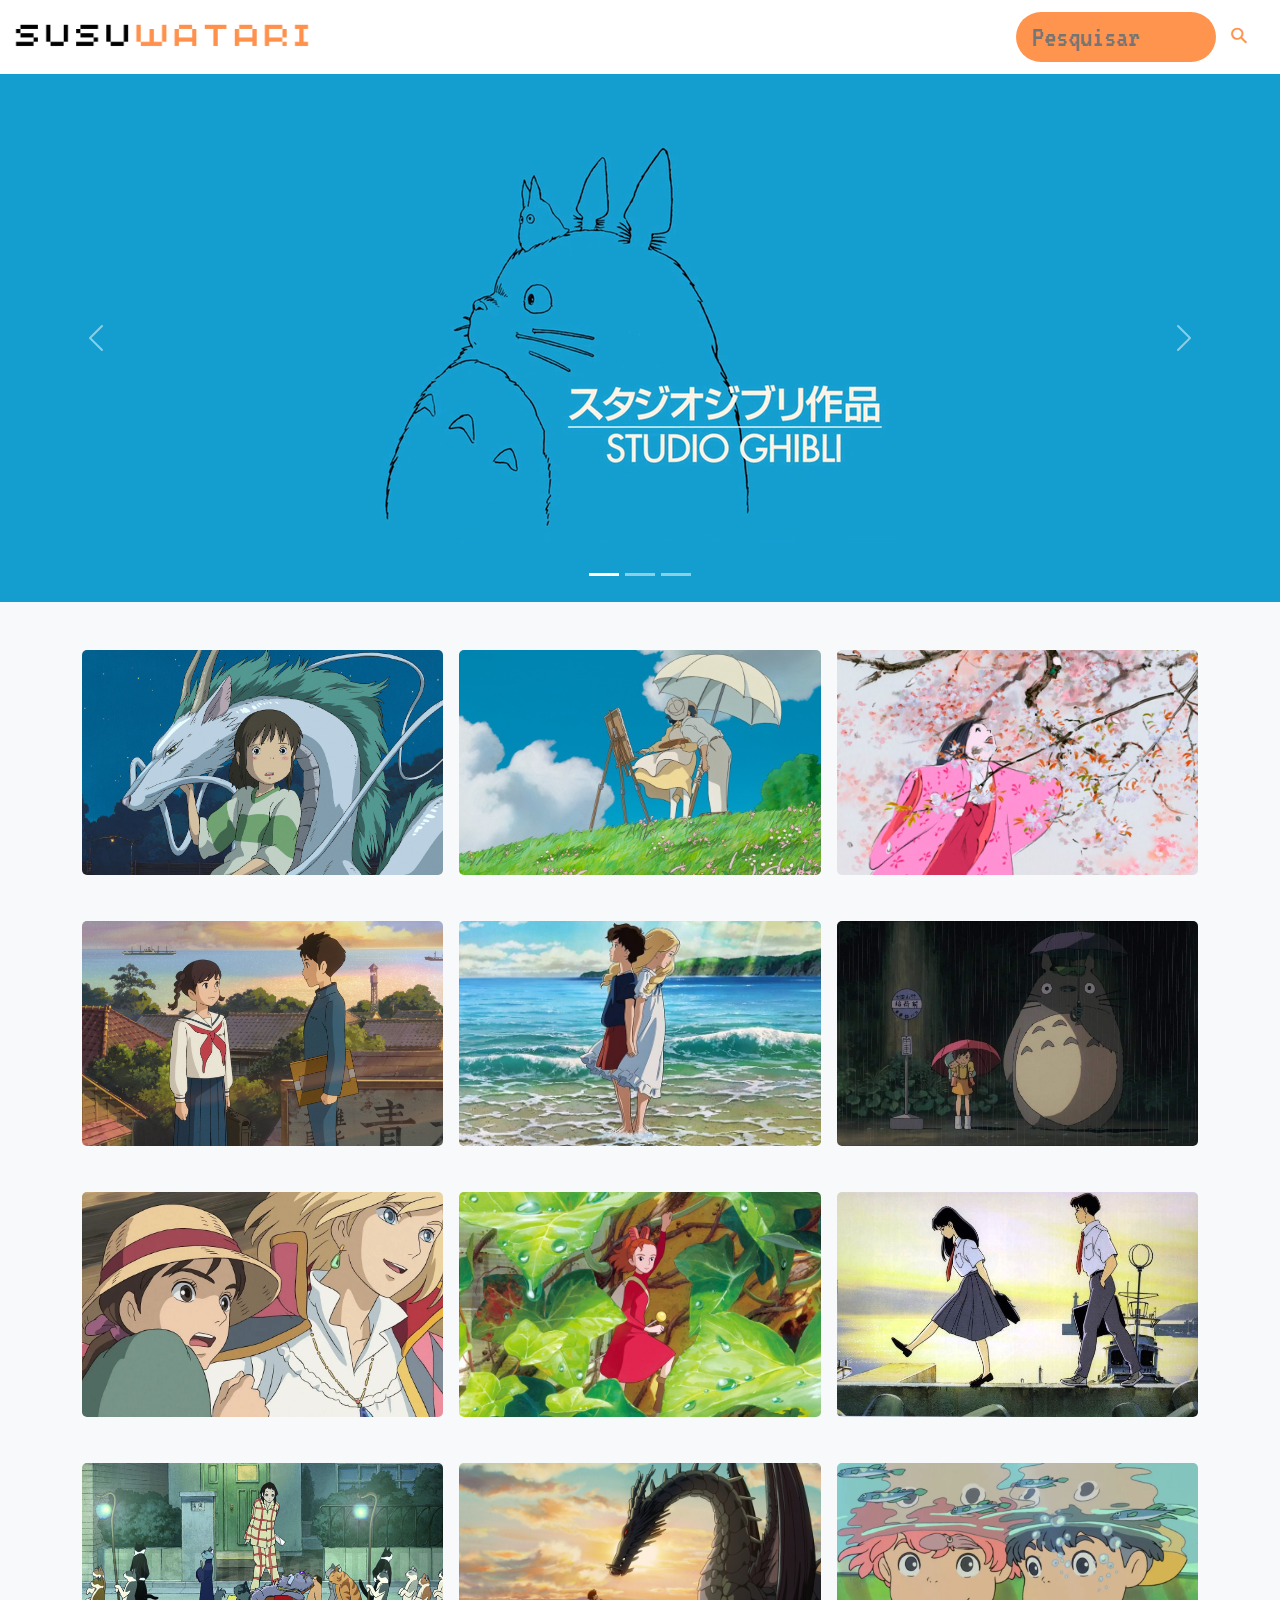
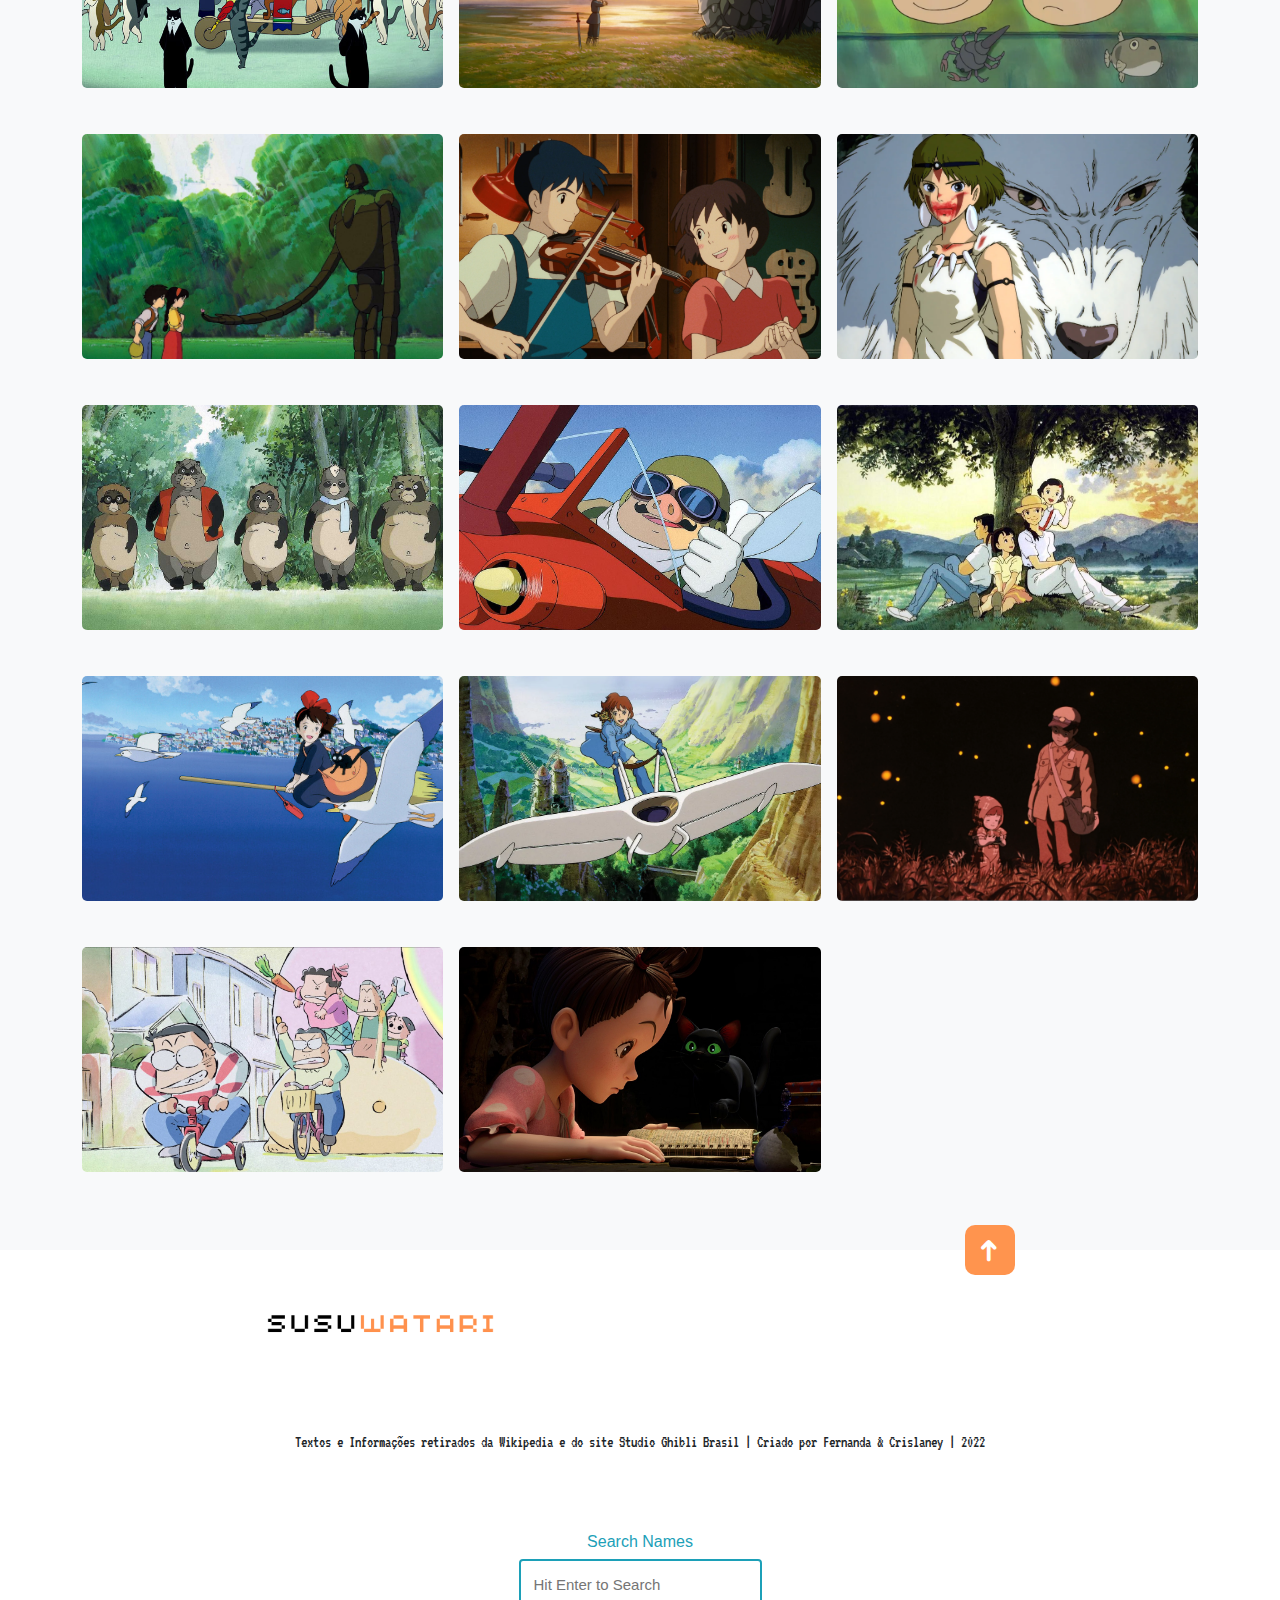
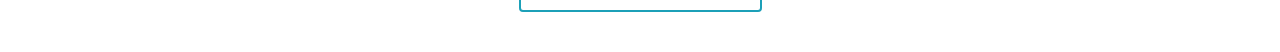
<file: index.html>
<!DOCTYPE html>
<html lang="pt-br">
<head>
	<meta charset="utf-8">	
    <meta name="viewport" content="width=device-width, initial-scale=1">
    <meta name="description" content="Studio Ghibli">
    <meta name="author" content="Crislaney & Fernanda">

    <title>Susuwatari</title>
    <link rel="apple-touch-icon" sizes="57x57"   href="icons/favicon/apple-icon-57x57.png">
	<link rel="apple-touch-icon" sizes="60x60"   href="icons/favicon/apple-icon-60x60.png">
	<link rel="apple-touch-icon" sizes="72x72"   href="icons/favicon/apple-icon-72x72.png">
	<link rel="apple-touch-icon" sizes="76x76"   href="icons/favicon/apple-icon-76x76.png">
	<link rel="apple-touch-icon" sizes="114x114"   href="icons/favicon/apple-icon-114x114.png">
	<link rel="apple-touch-icon" sizes="120x120"   href="icons/favicon/apple-icon-120x120.png">
	<link rel="apple-touch-icon" sizes="144x144"   href="icons/favicon/apple-icon-144x144.png">
	<link rel="apple-touch-icon" sizes="152x152"   href="icons/favicon/apple-icon-152x152.png">
	<link rel="apple-touch-icon" sizes="180x180"   href="icons/favicon/apple-icon-180x180.png">
	<link rel="icon" type="image/png" sizes="192x192"    href="icons/favicon/android-icon-192x192.png">
	<link rel="icon" type="image/png" sizes="32x32"   href="icons/favicon/favicon-32x32.png">
	<link rel="icon" type="image/png" sizes="96x96"   href="icons/favicon/favicon-96x96.png">
	<link rel="icon" type="image/png" sizes="16x16"   href="icons/favicon/favicon-16x16.png">
	<link rel="manifest"   href="icons/favicon/manifest.json">
	<meta name="msapplication-TileColor" content="#ffffff">
	<meta name="msapplication-TileImage" content="/ms-icon-144x144.png">
	<meta name="theme-color" content="#ffffff">

    <!-- Bootstap -->
    <link rel="canonical" href="https://getbootstrap.com/docs/5.2/examples/album/">  

    <!-- Fontes Google -->
    <link rel="preconnect" href="https://fonts.googleapis.com">
	<link rel="preconnect" href="https://fonts.gstatic.com" crossorigin>
	<link href="https://fonts.googleapis.com/css2?family=VT323&display=swap" rel="stylesheet">
	<link href="https://fonts.googleapis.com/css2?family=Tiro+Tamil&display=swap" rel="stylesheet"> 
	<link href="https://fonts.googleapis.com/css2?family=Open+Sans:wght@400;800&display=swap" rel="stylesheet">

	<!-- Css e JavaScript -->
	<link href="css/c.css" rel="stylesheet">
	<link href="assets/bootstrap.min.css" rel="stylesheet">
	<script src="assets/bootstrap.bundle.min.js"></script>
</head>

<body>

	<header>
		<!-- Navegador -->
		<nav class="navbar" aria-label="barra de navegação">
		    <div class="container-fluid">

			    <!-- Logo -->
			    <a id="logo" href="index.html"><img src="icons/logo1.png" id="imagem-logo" alt="susuwatari"></a>

		    	<!-- Botão -->
		    	<div class="div-pesquisar">
					<form action="/action_page.php">
						<input class="input" id="search" type="search" name="filmes" placeholder="Pesquisar" required>
						<button class="botao"><span class="mglass">&#9906;</span></button>
					</form>
				</div>
			</div>
		</nav>
	</header>

	<main>
		<!-- Seção Principal -->		
		<div id="myCarousel" class="carousel slide" data-bs-ride="carousel">

				<!-- Botões setas -->
		    <div class="carousel-indicators">
				<button type="button" data-bs-target="#myCarousel" data-bs-slide-to="0" class="active" aria-current="true" aria-label="Slide 1"></button>
				<button type="button" data-bs-target="#myCarousel" data-bs-slide-to="1" aria-label="Slide 2"></button>
				<button type="button" data-bs-target="#myCarousel" data-bs-slide-to="2" aria-label="Slide 3"></button>
		    </div>

		    <!-- Carrosel -->
		    <div class="carousel-inner">

				<div class="carousel-item active">
					<div class="bd-placeholder-img">
					    <a href="index.html"><img class="imagem-retangulo" src="imagens/capa.png" alt="Capa logo Studio Ghibli fundo azul e texto braco"></a>
					</div>
				</div>

				<div class="carousel-item">
					<div class="bd-placeholder-img">
						<a href="#"><img class="imagem-retangulo" src="imagens/ponyo.jpg" alt="Imagem do filme Ponyo"></a>
					</div>

					<div class="container">
						<div class="carousel-caption">
							<h1>Ponyo: Uma Amizade que Veio do Mar</h1>		  
							<p lang="ja">崖の上のポニョ</p>    
						</div>
					</div>
				</div>

				<div class="carousel-item">
					<div class="bd-placeholder-img">
					    <img class="imagem-retangulo" src="imagens/kiki.jpg" alt="Imagem do filme Serviço de entregas da kiki">
					</div>

					<div class="container">
						<div class="carousel-caption text-end">
							<h1>O Serviço de Entregas da Kiki</h1>
							<p lang="ja">魔女の宅急便</p>
						</div>
					</div>
				</div>	
			</div>

		    <button class="carousel-control-prev" type="button" data-bs-target="#myCarousel" data-bs-slide="prev">
				<span class="carousel-control-prev-icon" aria-hidden="true"></span>
				<span class="visually-hidden">Anterior</span>
		    </button>

		    <button class="carousel-control-next" type="button" data-bs-target="#myCarousel" data-bs-slide="next">
				<span class="carousel-control-next-icon" aria-hidden="true"></span>
				<span class="visually-hidden">Próximo</span>
		    </button>		    
		</div>

		<!-- Album -->

		<div class="album py-5 bg-light">
	    	<div class="container">
			    <div class="row row-cols-1 row-cols-sm-2 row-cols-md-3 g-3">
			        <div class="col">	  
		        		<a href="html/a-viagem-de-chihiro.html"><img class="thumbnail" src="imagens/chiriro.png" alt="A Viagem de Chiriro"></a>  
		        		<label class="texto-img">A Viagem de Chihiro</label>         	
			        </div>

			        <div class="col">	           
		           		<a href="html/vidas-ao-vento.html"><img class="thumbnail" src="imagens/vidas-ao-vento.jpg" alt="Vidas ao Vento"></a>  
		            	<label class="texto-img">Vidas ao Vento</label>          	
			        </div>

			        <div class="col">	  
		        		<a href="pg1.html"><img class="thumbnail" src="imagens/princesa-kaguya.webp" alt="O Conto da Princesa Kaguya"></a>  
		        		<label class="texto-img">O Conto da Princesa Kaguya</label>           	
			        </div>

			        <div class="col">	           
		        		<a href="pg1.html"><img class="thumbnail" src="imagens/kokuriko.jpg" alt="Da Colina Kokuriko"></a>  
		        		<label class="texto-img">Da Colina Kokuriko</label>          	
			        </div>

			        <div class="col">
		        		<a href="pg1.html"><img class="thumbnail" src="imagens/marnie.jpg" alt="As Memórias de Marnie"></a>  
		            	<label class="texto-img">As Memórias de Marnie</label>            	
			        </div>

			        <div class="col">	 
		        		<a href="pg1.html"><img class="thumbnail" src="imagens/totoro.jpg" alt="Meu Amigo Totoro"></a>  
		        		<label class="texto-img">Meu Amigo Totoro</label>          	
			        </div>

			        <div class="col">	  
		        		<a href="pg1.html"><img class="thumbnail" src="imagens/O-Castelo-Animado.webp" alt="O Castelo Animado"></a>  
		        		<label class="texto-img">O Castelo Animado</label>           	
			        </div>

			        <div class="col">	     
		        		<a href="pg1.html"><img class="thumbnail" src="imagens/O-Mundo-dos-Pequeninos.jpg" alt="O Mundo dos Pequeninos"></a>  
		        		<label class="texto-img">O Mundo dos Pequeninos</label>
			        </div>

			        <div class="col">	  
		        		<a href="pg1.html"><img class="thumbnail" src="imagens/ocean-waves.jpeg" alt="Eu Posso Ouvir o Oceano"></a>  
		        		<label class="texto-img">Eu Posso Ouvir o Oceano</label>     	
			        </div>

			        <div class="col">	 
		        		<a href="pg1.html"><img class="thumbnail" src="imagens/o-reino-dos-gatos.png" alt="O Reino dos Gatos"></a>  
		        		<label class="texto-img">O Reino dos Gatos</label>          	
			        </div>

			        <div class="col">
		        		<a href="pg1.html"><img class="thumbnail" src="imagens/contos-de-terramar.png" alt="Contos de Terramar"></a>  
		        		<label class="texto-img">Contos de Terramar</label>           	
			        </div>

			        <div class="col">	           
		        		<a href="pg1.html"><img class="thumbnail" src="imagens/ponyo-thumb.webp" alt="Ponyo"></a>  
		        		<label class="texto-img">Ponyo</label>         	
			        </div>

			        <div class="col">
		        		<a href="pg1.html"><img class="thumbnail" src="imagens/o-castelo-no-ceu.jpg" alt="O Castelo no Céu"></a>  
		        		<label class="texto-img">O Castelo no Céu</label>           	
			        </div>

			        <div class="col">	
		        		<a href="pg1.html"><img class="thumbnail" src="imagens/sussuros-do-coracao.png" alt="Sussuros do Coração"></a>  
		        		<label class="texto-img">Sussurros do Coração</label>       	
			        </div>

			        <div class="col">	           
		        		<a href="pg1.html"><img class="thumbnail" src="imagens/Princesa-Mononoke.webp" alt="Princesa Mononoke"></a>  
		        		<label class="texto-img">Princesa Mononoke</label>         	
			        </div>

			        <div class="col">	 
		        		<a href="pg1.html"><img class="thumbnail" src="imagens/pompoko.jpg" alt="PomPoko"></a>  
		        		<label class="texto-img">PomPoko</label>
		      	
			        </div>

			        <div class="col">	 
		        		<a href="pg1.html"><img class="thumbnail" src="imagens/porco-rosso.jpg" alt="Porco Rosso"></a>  
		        		<label class="texto-img">Porco Rosso</label>          	
			        </div>

			        <div class="col">	
		        		<a href="pg1.html"><img class="thumbnail" src="imagens/memorias-de-ontem.jpg" alt="Memórias de Ontem"></a>  
		        		<label class="texto-img">Memórias de Ontem</label>           	
			        </div>

			        <div class="col">	           
						<a href="pg1.html"><img class="thumbnail" src="imagens/kikis-delivery.jpg" alt="O Serviço de Entregas da Kiki"></a>  
		            	<label class="texto-img">O Serviço de Entregas da Kiki</label>
			        </div>

			        <div class="col">	           
		        		<a href="pg1.html"><img class="thumbnail" src="imagens/Nausicaä-do-Vale-do-Vento.webp" alt="Nausicaä do Vale do Vento"></a>  
		        		<label class="texto-img">Nausicaä do Vale do Vento</label>         	
			        </div>

			        <div class="col">	
		        		<a href="pg1.html">	<img class="thumbnail" src="imagens/o-tumulo-dos-vagalumes.png" alt="O Tumulo dos vagalumes"></a>  
		        		<label class="texto-img">O Túmulo dos vagalumes</label>
			        </div>

			        <div class="col">	
		        		<a href="pg1.html"><img class="thumbnail" src="imagens/yamadas.jpg" alt="Meus vizinhos, Os Yamadas"></a>  
		        		<label class="texto-img">Meus vizinhos, Os Yamadas</label>
			        </div>

			        <div class="col">	
		        		<a href="pg1.html"><img class="thumbnail" src="imagens/aya-e-a-bruxa.jpg" alt="Aya e a Bruxa"></a>  
		        		<label class="texto-img">Aya e a Bruxa</label>          	
			        </div>
			    </div>
			</div>
		</div>
	</main>

	<footer>
		<div id="rodape">
			<button id="scroll-up"><span id="seta">&#10140;</span></button>
			<img src="icons/logo1.png" id="imagem-logo2" alt="susuwatari">
			
		</div>
		<div id="texto-rodape">
			<p>Textos e Informações retirados da Wikipedia e do site Studio Ghibli Brasil | Criado por Fernanda & Crislaney | 2022</p>
		</div>
	</footer>
	<div>
		<div class="container-out">
		    <div class="container-in">
			    <div class="search-container">
			        <div class="search-engine">
			        	<p class="search-title">Search Names</p>
				        <input
				            type="input"
				            id="search-input"
				            autocomplete="off"
				            placeholder="Hit Enter to Search"
				        />
			        </div>
			        <div id="search-results"></div>
			        <div id="search-data"></div>
			    </div>
		    </div>
		</div>
	</div>
	<script src="js/javascript.js"></script>
	<script src="js/lista.js"></script>

</body>

</html>
</file>
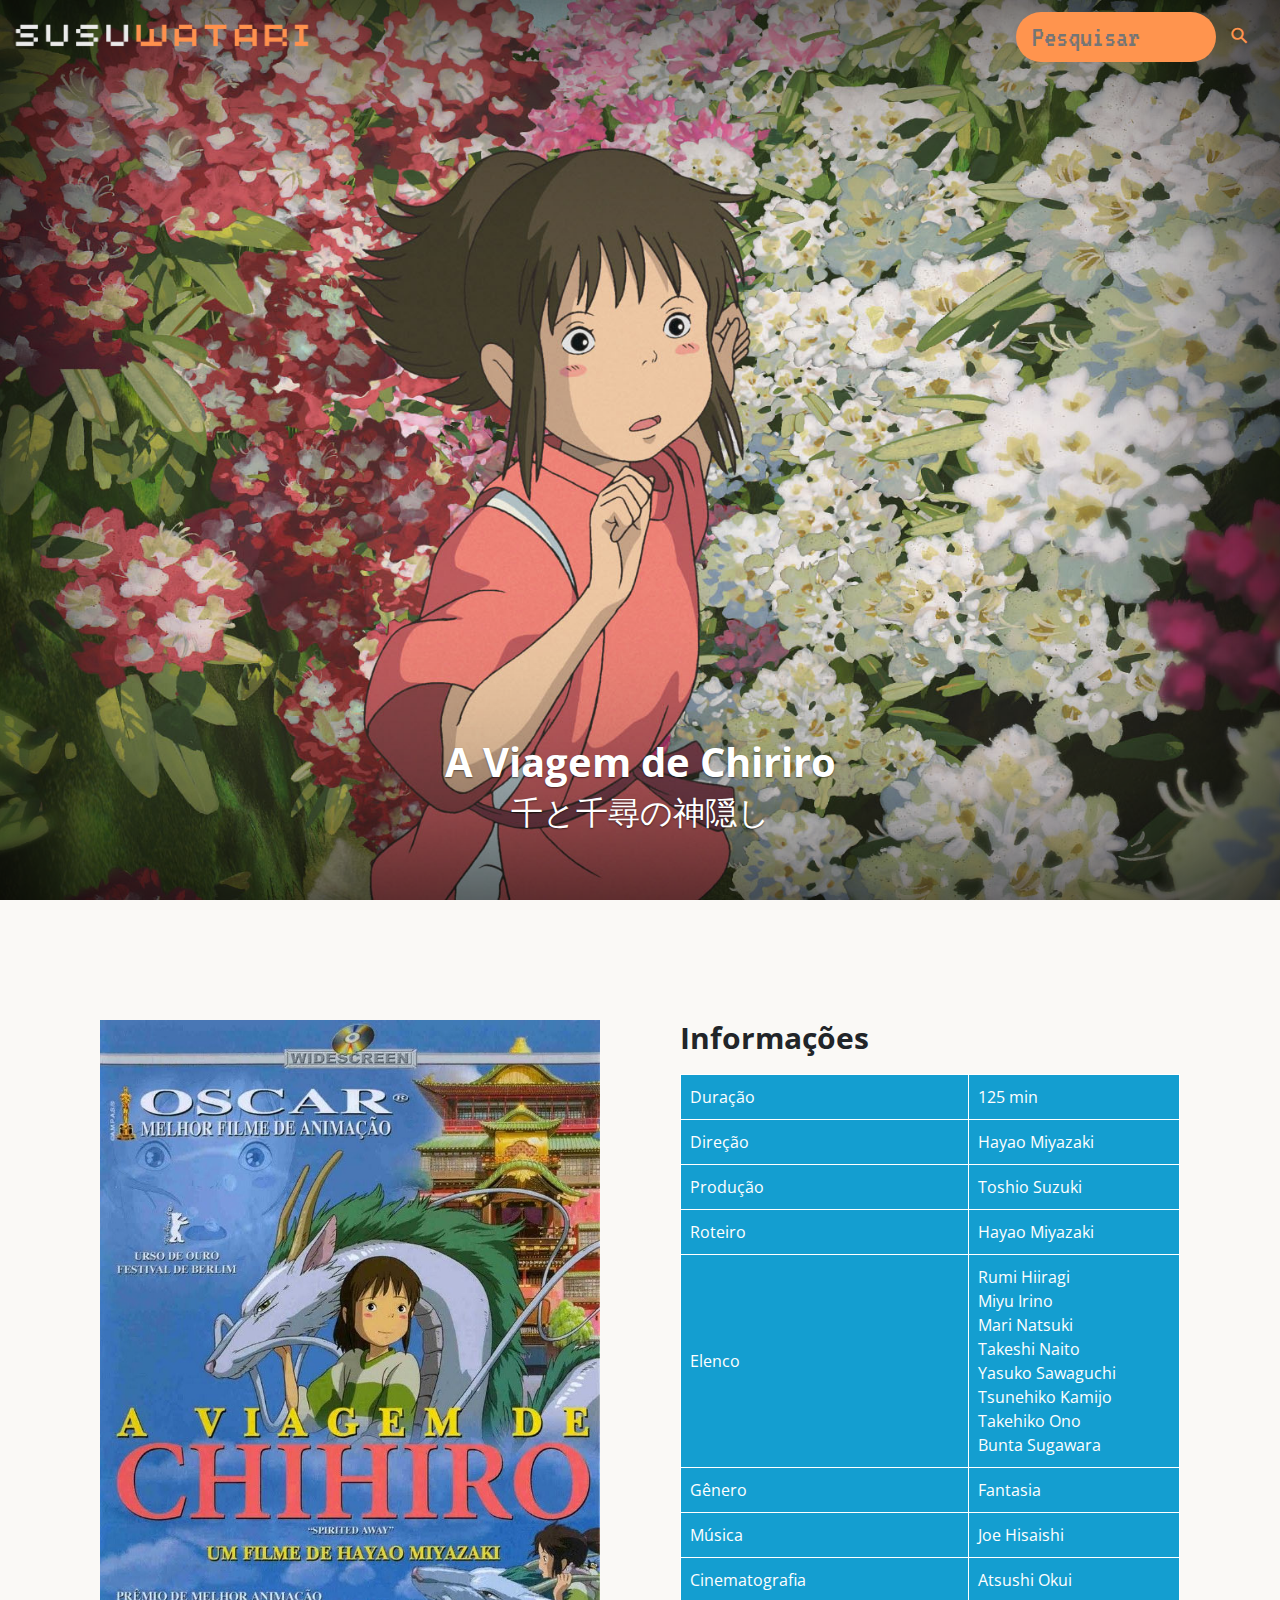
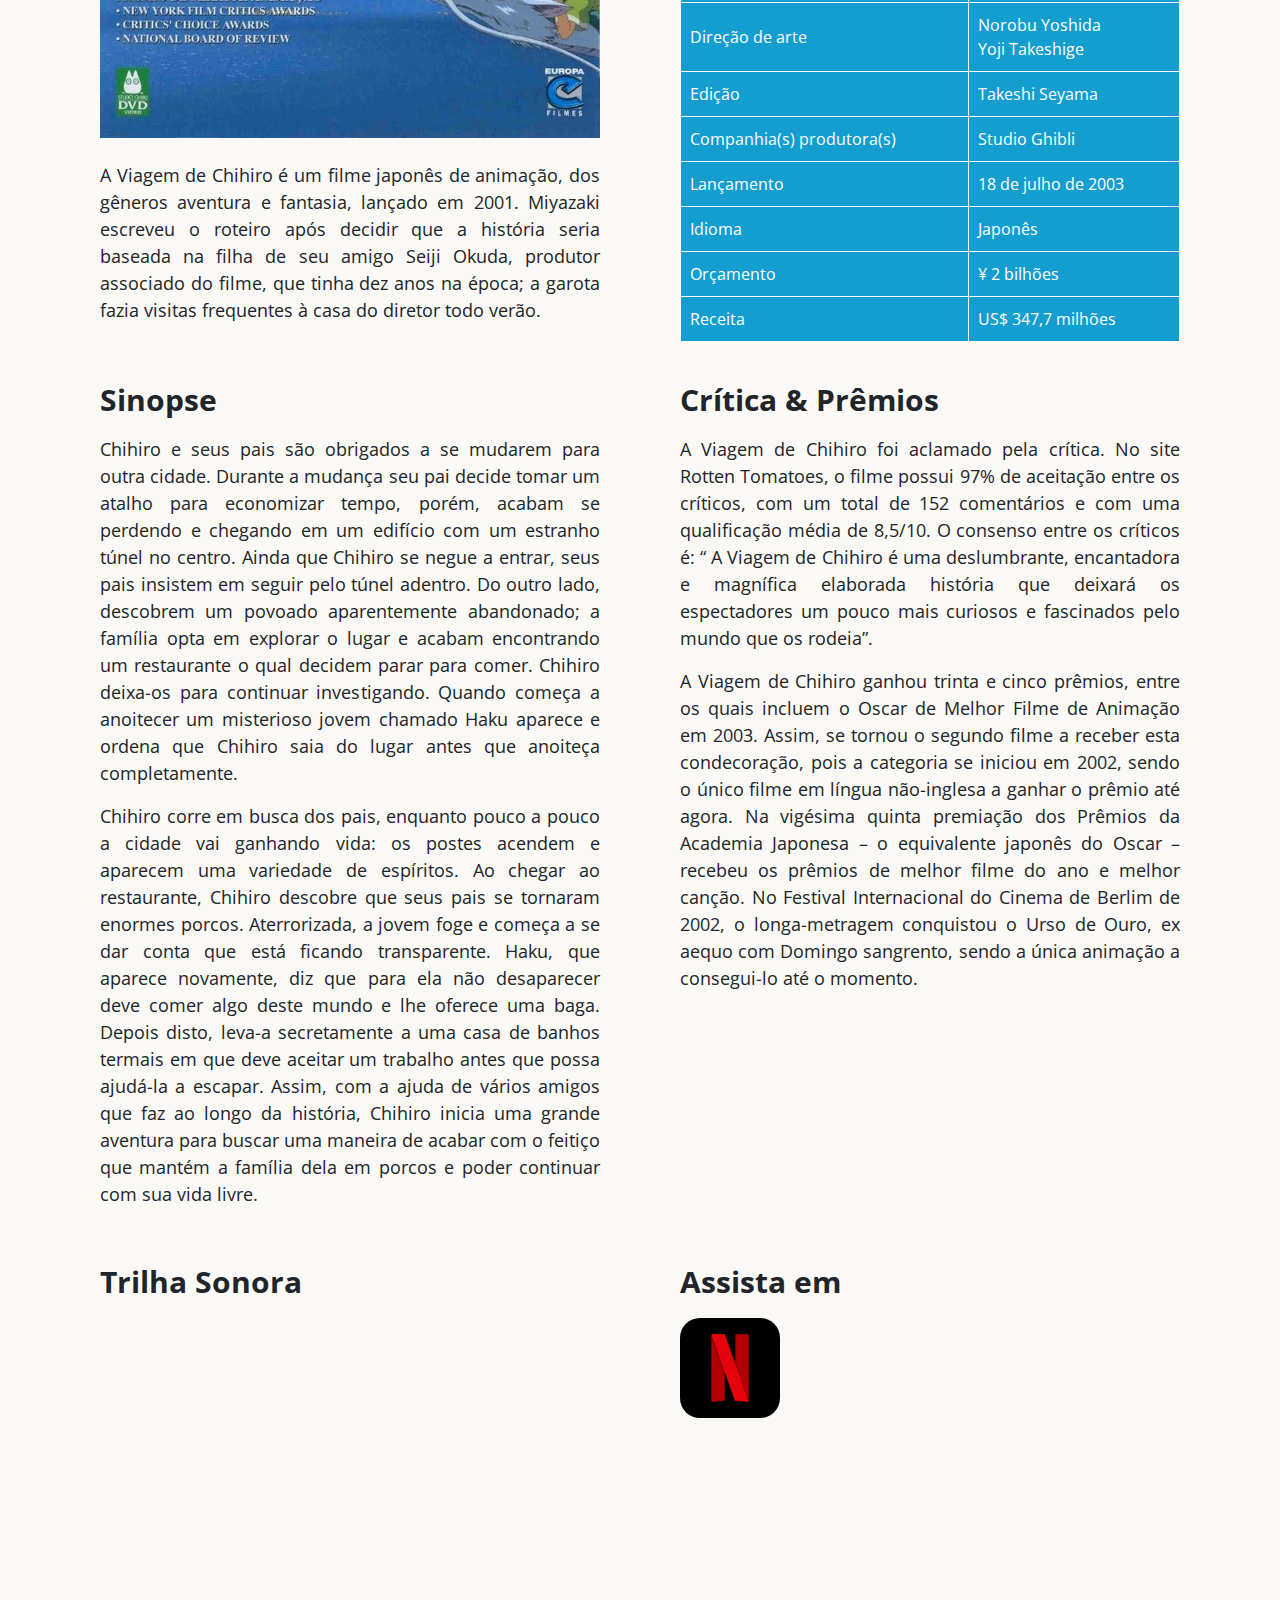
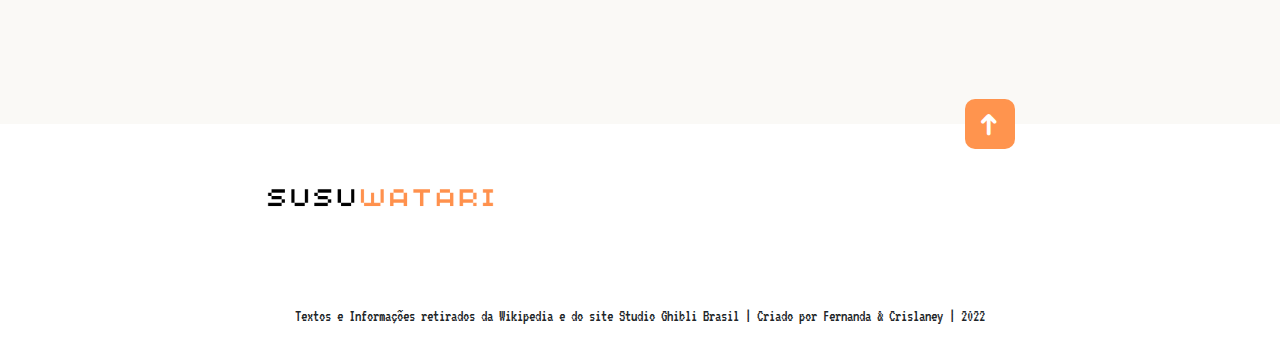
<file: html/a-viagem-de-chihiro.html>
<!DOCTYPE html>
<html lang="pt-br">
<head>
	<meta charset="utf-8">	
	<meta name="viewport" content="width=device-width, initial-scale=1">
	<meta name="description" content="Studio Ghibli">
	<meta name="author" content="Crislaney & Fernanda">

	<title>A Viagem de Chihiro</title>
	<link rel="apple-touch-icon" sizes="57x57"   href="../icons/favicon/apple-icon-57x57.png">
	<link rel="apple-touch-icon" sizes="60x60"   href="../icons/favicon/apple-icon-60x60.png">
	<link rel="apple-touch-icon" sizes="72x72"   href="../icons/favicon/apple-icon-72x72.png">
	<link rel="apple-touch-icon" sizes="76x76"   href="../icons/favicon/apple-icon-76x76.png">
	<link rel="apple-touch-icon" sizes="114x114"   href="../icons/favicon/apple-icon-114x114.png">
	<link rel="apple-touch-icon" sizes="120x120"   href="../icons/favicon/apple-icon-120x120.png">
	<link rel="apple-touch-icon" sizes="144x144"   href="../icons/favicon/apple-icon-144x144.png">
	<link rel="apple-touch-icon" sizes="152x152"   href="../icons/favicon/apple-icon-152x152.png">
	<link rel="apple-touch-icon" sizes="180x180"   href="../icons/favicon/apple-icon-180x180.png">
	<link rel="icon" type="image/png" sizes="192x192"    href="../icons/favicon/android-icon-192x192.png">
	<link rel="icon" type="image/png" sizes="32x32"   href="../icons/favicon/favicon-32x32.png">
	<link rel="icon" type="image/png" sizes="96x96"   href="../icons/favicon/favicon-96x96.png">
	<link rel="icon" type="image/png" sizes="16x16"   href="../icons/favicon/favicon-16x16.png">
	<link rel="manifest"   href="../icons/favicon/manifest.json">
	<meta name="msapplication-TileColor" content="#ffffff">
	<meta name="msapplication-TileImage" content="../icons/favicon/ms-icon-144x144.png">
	<meta name="theme-color" content="#ffffff">
  
	<!-- Bootstap -->
    <link rel="canonical" href="https://getbootstrap.com/docs/5.2/examples/album/">  

    <!-- Fontes Google -->
    <link rel="preconnect" href="https://fonts.googleapis.com">
	<link rel="preconnect" href="https://fonts.gstatic.com" crossorigin>
	<link href="https://fonts.googleapis.com/css2?family=VT323&display=swap" rel="stylesheet">
	<link href="https://fonts.googleapis.com/css2?family=Tiro+Tamil&display=swap" rel="stylesheet"> 
	<link href="https://fonts.googleapis.com/css2?family=Open+Sans:wght@400;800&display=swap" rel="stylesheet">

	<!-- Css e JavaScript -->
	<link href="../css/filmes.css" rel="stylesheet">
	<link href="../assets/bootstrap.min.css" rel="stylesheet">
	<script src="../assets/bootstrap.bundle.min.js"></script>

	<style>
		.div-box{
			background-image: url("../covers/cover-1.jpg");
		}
	</style>

</head>
<body>
    
	<div class="div-box">
		<header>
			<!-- Navegador -->
			<nav class="navbar" aria-label="barra de navegação">
				<div class="container-fluid">

					<!-- Logo -->
					<a id="logo" href="../index.html"><img src="../icons/logo2.png" id="imagem-logo" alt="susuwatari"></a>

					<!-- Botão -->
			    	<div class="div-pesquisar">
						<form action="/action_page.php">
							<input class="input" id="search" type="search" name="filmes" placeholder="Pesquisar" required>
							<button class="botao"><span class="mglass">&#9906;</span></button>
						</form>
					</div>
				</div>
			</nav>
			<div class="texto-cover">
				<h1>A Viagem de Chiriro</h1>
				<h2 lang="ja">千と千尋の神隠し</h2>
			</div>
			
		</header>
	</div>


	<main>
		<div class="filme">		
			<div class="div-wrap">
				<img id="poster" src="../posters/poster-1.jpg" alt="Poster do Filme A Viagem de Chiriro">
				<br>
				<br>
				<p>A Viagem de Chihiro é um filme japonês de animação, dos gêneros aventura e fantasia, lançado em 2001. Miyazaki escreveu o roteiro após decidir que a história seria baseada na filha de seu amigo Seiji Okuda, produtor associado do filme, que tinha dez anos na época; a garota fazia visitas frequentes à casa do diretor todo verão.</p>
			</div>

			<div class="div-wrap">
				<h3>Informações</h3>
				<table class="ghibli-table">
					<tbody>
						<tr>
							<td>Duração</td>
							<td>125 min</td>
						</tr>	
						<tr>
							<td>Direção</td>
							<td>Hayao Miyazaki</td>
						</tr>	
						<tr>
							<td>Produção</td>
							<td>Toshio Suzuki</td>
						</tr>
						<tr>
							<td>Roteiro</td>
							<td>Hayao Miyazaki</td>
						</tr>
						<tr>
							<td>Elenco</td>
							<td>Rumi Hiiragi<br>Miyu Irino<br>Mari Natsuki<br>Takeshi Naito<br>Yasuko Sawaguchi<br>Tsunehiko Kamijo<br>Takehiko Ono<br>Bunta Sugawara</td>
						</tr>
						<tr>
							<td>Gênero</td>
							<td>Fantasia</td>
						</tr>
						<tr>
							<td>Música</td>
							<td>Joe Hisaishi</td>
						</tr>
						<tr>
							<td>Cinematografia</td>
							<td>Atsushi Okui</td>
						</tr>
						<tr>
							<td>Direção de arte</td>
							<td>Norobu Yoshida<br>Yoji Takeshige</td>
						</tr>
						<tr>
							<td>Edição</td>
							<td>Takeshi Seyama</td>
						</tr>
						<tr>
							<td>Companhia(s) produtora(s)</td>
							<td>Studio Ghibli</td>
						</tr>
						<tr>
							<td>Lançamento</td>
							<td>18 de julho de 2003</td>
						</tr>
						<tr>
							<td>Idioma</td>
							<td>Japonês</td>
						</tr>
						<tr>
							<td>Orçamento</td>
							<td>¥ 2 bilhões</td>
						</tr>
						<tr>
							<td>Receita</td>
							<td>US$ 347,7 milhões</td>
						</tr>
					</tbody>
				</table>
			</div>	

			<div class="div-wrap">
				<h3 id="sinopse">Sinopse</h3>
				<p>Chihiro e seus pais são obrigados a se mudarem para outra cidade. Durante a mudança seu pai decide tomar um atalho para economizar tempo, porém, acabam se perdendo e chegando em um edifício com um estranho túnel no centro. Ainda que Chihiro se negue a entrar, seus pais insistem em seguir pelo túnel adentro. Do outro lado, descobrem um povoado aparentemente abandonado; a família opta em explorar o lugar e acabam encontrando um restaurante o qual decidem parar para comer. Chihiro deixa-os para continuar investigando. Quando começa a anoitecer um misterioso jovem chamado Haku aparece e ordena que Chihiro saia do lugar antes que anoiteça completamente.</p>

				<p>Chihiro corre em busca dos pais, enquanto pouco a pouco a cidade vai ganhando vida: os postes acendem e aparecem uma variedade de espíritos. Ao chegar ao restaurante, Chihiro descobre que seus pais se tornaram enormes porcos. Aterrorizada, a jovem foge e começa a se dar conta que está ficando transparente. Haku, que aparece novamente, diz que para ela não desaparecer deve comer algo deste mundo e lhe oferece uma baga. Depois disto, leva-a secretamente a uma casa de banhos termais em que deve aceitar um trabalho antes que possa ajudá-la a escapar. Assim, com a ajuda de vários amigos que faz ao longo da história, Chihiro inicia uma grande aventura para buscar uma maneira de acabar com o feitiço que mantém a família dela em porcos e poder continuar com sua vida livre.</p>
			</div>

			<div class="div-wrap">
				<h3 id="Critica">Crítica & Prêmios</h3>
				<p>A Viagem de Chihiro foi aclamado pela crítica. No site Rotten Tomatoes, o filme possui 97% de aceitação entre os críticos, com um total de 152 comentários e com uma qualificação média de 8,5/10. O consenso entre os críticos é: “ A Viagem de Chihiro é uma deslumbrante, encantadora e magnífica elaborada história que deixará os espectadores um pouco mais curiosos e fascinados pelo mundo que os rodeia”.</p>
				<p>A Viagem de Chihiro ganhou trinta e cinco prêmios, entre os quais incluem o Oscar de Melhor Filme de Animação em 2003. Assim, se tornou o segundo filme a receber esta condecoração, pois a categoria se iniciou em 2002, sendo o único filme em língua não-inglesa a ganhar o prêmio até agora. Na vigésima quinta premiação dos Prêmios da Academia Japonesa – o equivalente japonês do Oscar – recebeu os prêmios de melhor filme do ano e melhor canção. No Festival Internacional do Cinema de Berlim de 2002, o longa-metragem conquistou o Urso de Ouro, ex aequo com Domingo sangrento, sendo a única animação a consegui-lo até o momento.</p>
			</div>

			<div class="div-wrap">
				<h3>Trilha Sonora</h3>
				<iframe style="border-radius:12px; width: 100%; height: 380px;" src="https://open.spotify.com/embed/album/766a5fKJYFy9ii4Kz2bQy9?utm_source=generator"  allowfullscreen="" allow="autoplay; clipboard-write; encrypted-media; fullscreen; picture-in-picture" loading="lazy"></iframe>
			</div>

			<div class="div-wrap">
				<h3>Assista em</h3>
				<a href="https://www.netflix.com/br/title/60023642"><img class="icon" alt="Netflix" src="../icons/netflix.png"></a>
			</div>
		</div>
	</main>

	<footer>
		<div id="rodape">
			<button id="scroll-up"><span id="seta">&#10140;</span></button>
			<img src="../icons/logo1.png" id="imagem-logo2" alt="susuwatari">
			
		</div>
		<div id="texto-rodape">
			<p>Textos e Informações retirados da Wikipedia e do site Studio Ghibli Brasil | Criado por Fernanda & Crislaney | 2022</p>
		</div>
	</footer>

	<script src="../js/javascript.js"></script>
</body>
</html>
</file>
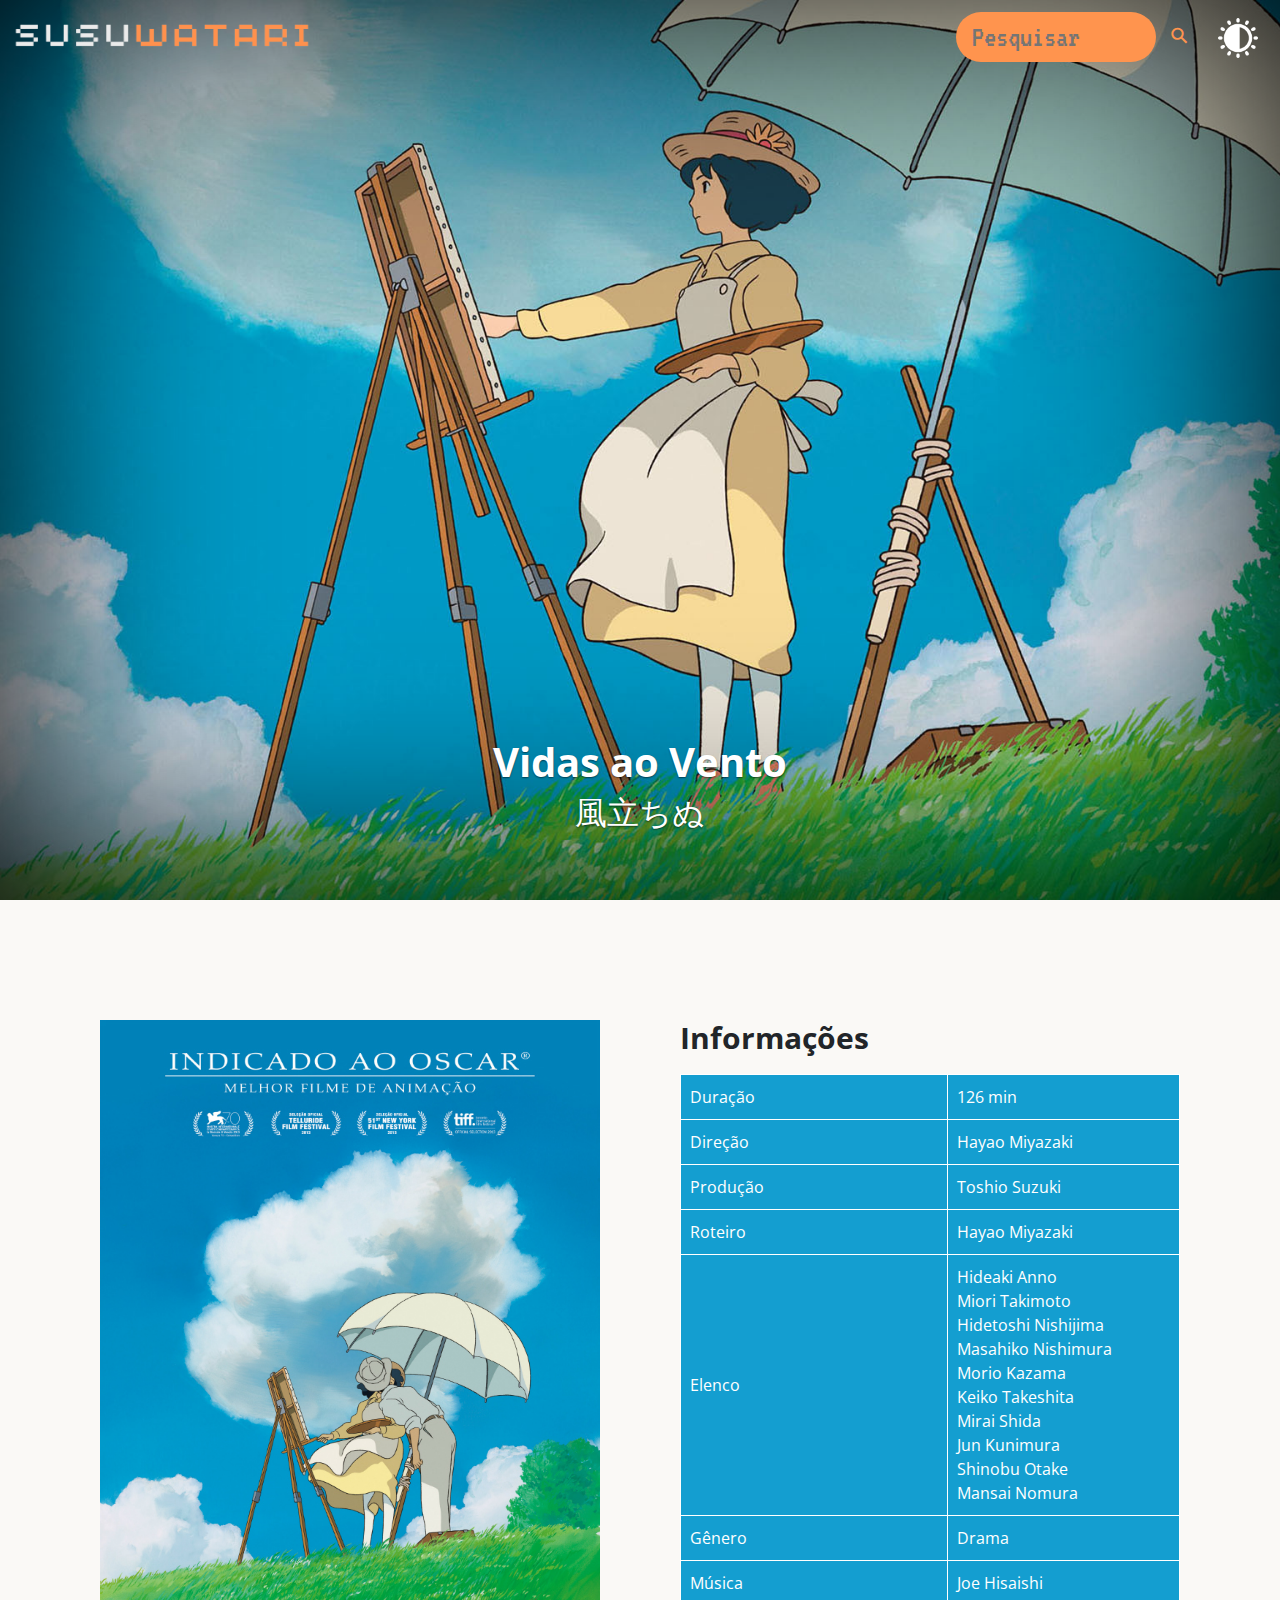
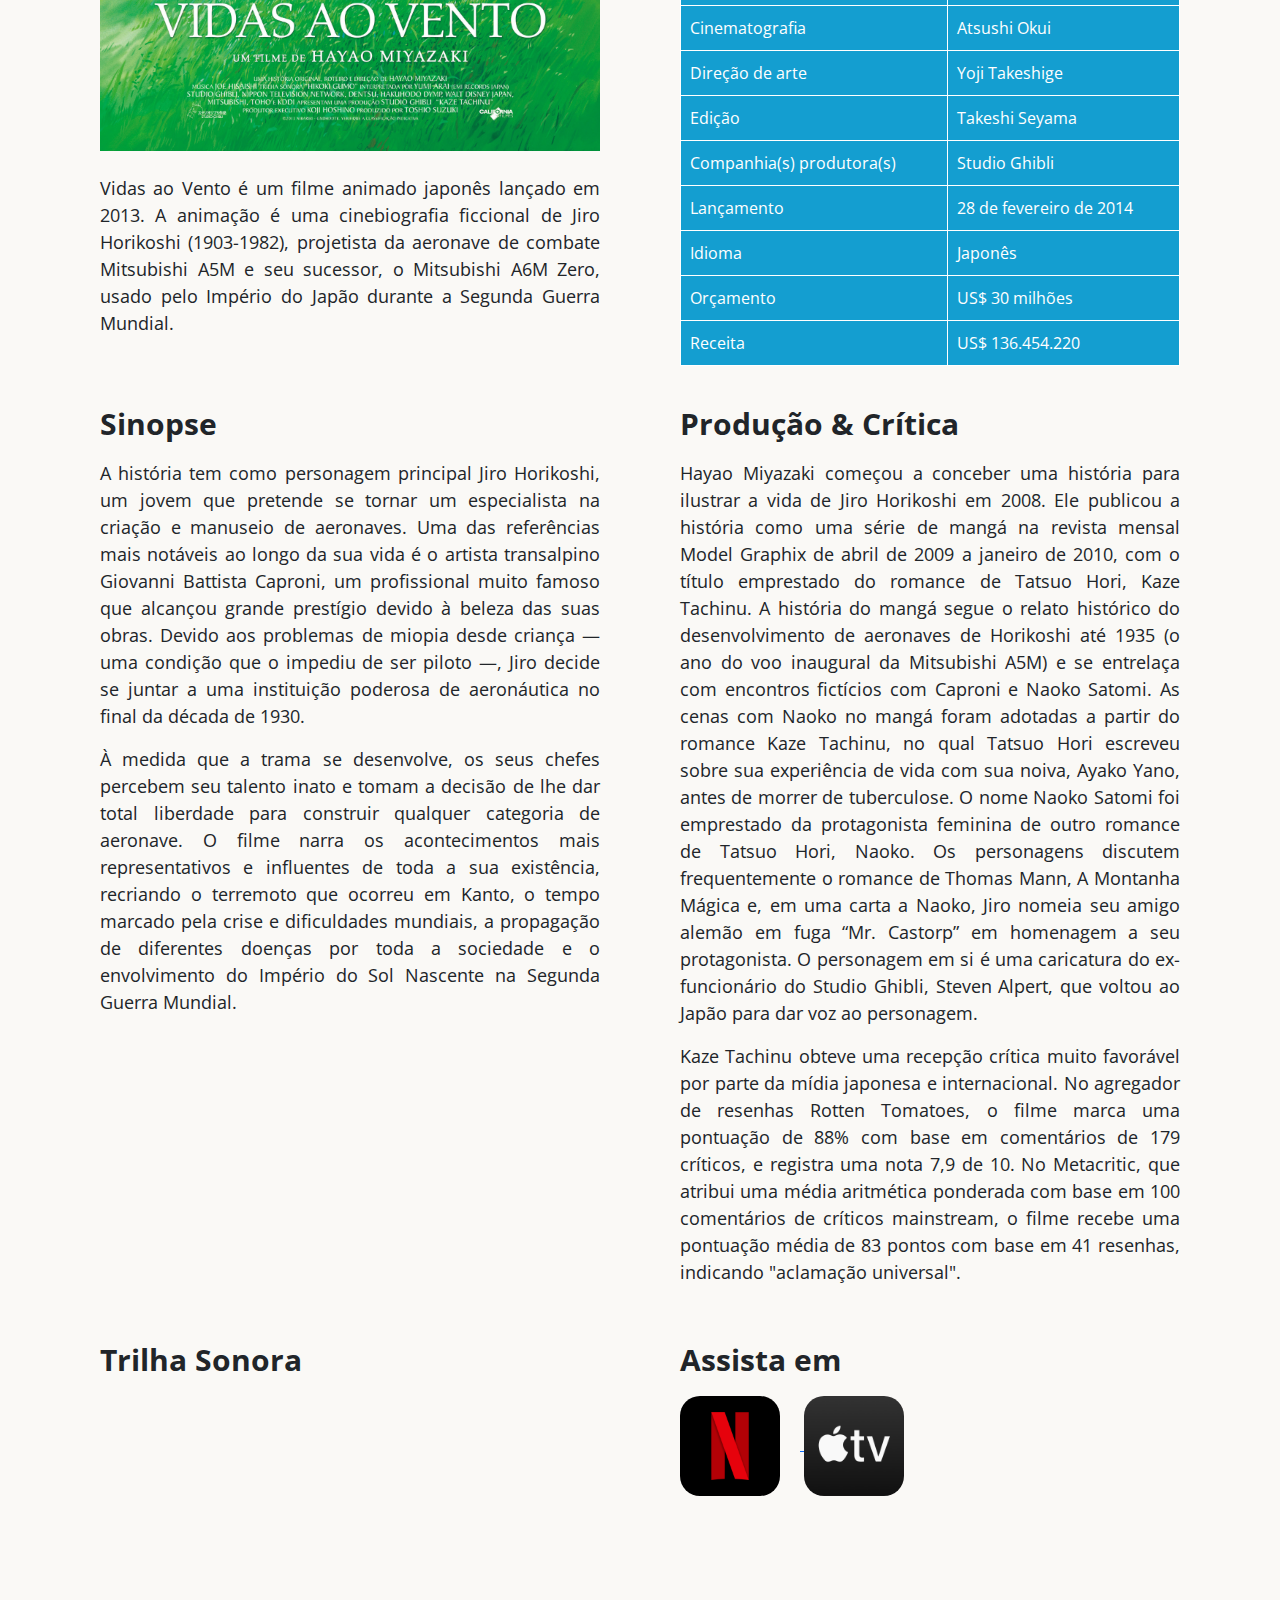
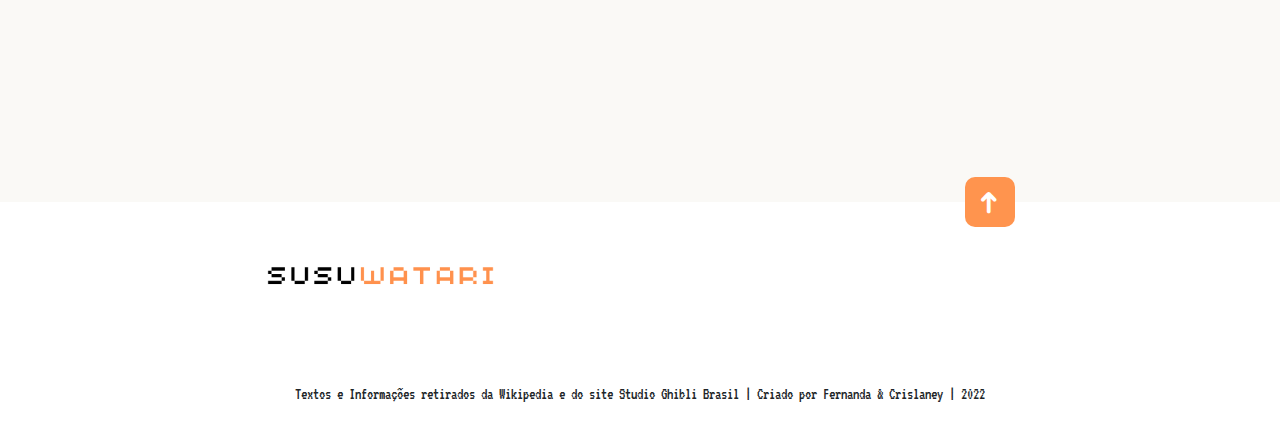
<file: html/vidas-ao-vento.html>
<!DOCTYPE html>
<html lang="pt-br">
<head>
	<meta charset="utf-8">	
	<meta name="viewport" content="width=device-width, initial-scale=1">
	<meta name="description" content="Studio Ghibli">
	<meta name="author" content="Crislaney & Fernanda">

	<title>Vidas ao Vento</title>

	<!-- Icone -->
	<link rel="apple-touch-icon" sizes="57x57"   href="../icons/favicon/apple-icon-57x57.png">
	<link rel="apple-touch-icon" sizes="60x60"   href="../icons/favicon/apple-icon-60x60.png">
	<link rel="apple-touch-icon" sizes="72x72"   href="../icons/favicon/apple-icon-72x72.png">
	<link rel="apple-touch-icon" sizes="76x76"   href="../icons/favicon/apple-icon-76x76.png">
	<link rel="apple-touch-icon" sizes="114x114"   href="../icons/favicon/apple-icon-114x114.png">
	<link rel="apple-touch-icon" sizes="120x120"   href="../icons/favicon/apple-icon-120x120.png">
	<link rel="apple-touch-icon" sizes="144x144"   href="../icons/favicon/apple-icon-144x144.png">
	<link rel="apple-touch-icon" sizes="152x152"   href="../icons/favicon/apple-icon-152x152.png">
	<link rel="apple-touch-icon" sizes="180x180"   href="../icons/favicon/apple-icon-180x180.png">
	<link rel="icon" type="image/png" sizes="192x192"    href="../icons/favicon/android-icon-192x192.png">
	<link rel="icon" type="image/png" sizes="32x32"   href="../icons/favicon/favicon-32x32.png">
	<link rel="icon" type="image/png" sizes="96x96"   href="../icons/favicon/favicon-96x96.png">
	<link rel="icon" type="image/png" sizes="16x16"   href="../icons/favicon/favicon-16x16.png">
	<link rel="manifest"   href="../icons/favicon/manifest.json">
	<meta name="msapplication-TileColor" content="#ffffff">
	<meta name="msapplication-TileImage" content="../icons/favicon/ms-icon-144x144.png">
	<meta name="theme-color" content="#ffffff">
  
	<!-- Bootstap -->
    <link rel="canonical" href="https://getbootstrap.com/docs/5.2/examples/album/">  

    <!-- Fontes Google -->
    <link rel="preconnect" href="https://fonts.googleapis.com">
	<link rel="preconnect" href="https://fonts.gstatic.com" crossorigin>
	<link href="https://fonts.googleapis.com/css2?family=VT323&display=swap" rel="stylesheet">
	<link href="https://fonts.googleapis.com/css2?family=Tiro+Tamil&display=swap" rel="stylesheet"> 
	<link href="https://fonts.googleapis.com/css2?family=Open+Sans:wght@400;800&display=swap" rel="stylesheet">

	<!-- Css e JavaScript -->
	<link href="../css/filmes.css" rel="stylesheet">
	<link href="../assets/bootstrap.min.css" rel="stylesheet">
	<script src="../assets/bootstrap.bundle.min.js"></script>

	<style>
		.div-box{
			background-image: url("../covers/cover-3.jpg");
		}
	</style>

</head>
<body>
    
	<div class="div-box">
		<header>
			<!-- Navegador -->
			<nav class="navbar" aria-label="barra de navegação">
				<div class="container-fluid">

					<!-- Logo -->
					<a id="logo" href="../index.html"><img src="../icons/logo2.png" id="imagem-logo" alt="susuwatari"></a>

					<!-- Botão -->
					<div id="div-container">
				    	<div class="div-pesquisar">
							<form action="/action_page.php">
								<input class="input" id="search" type="search" name="filmes" placeholder="Pesquisar" required>
								<button class="botao"><span class="mglass">&#9906;</span></button>
							</form>
						</div>
						<div id="div-alto-contraste">
							<button id="alto-contraste"><img src="../icons/contraste-2.png" id="sol-alto-contraste"></button>
						</div>
					</div>
				</div>
			</nav>
			<div class="texto-cover">
				<h1>Vidas ao Vento</h1>
				<h2 lang="ja">風立ちぬ</h2>
			</div>
			
		</header>
	</div>


	<main>
		<div class="filme">		
			<div class="div-wrap">
				<img id="poster" src="../posters/poster-3.jpg" alt="Poster do Filme Vidas ao Vento">
				<br>
				<br>
				<p>Vidas ao Vento é um filme animado japonês lançado em 2013. A animação é uma cinebiografia ficcional de Jiro Horikoshi (1903-1982), projetista da aeronave de combate Mitsubishi A5M e seu sucessor, o Mitsubishi A6M Zero, usado pelo Império do Japão durante a Segunda Guerra Mundial.</p>
			</div>

			<div class="div-wrap">
				<h3>Informações</h3>
				<table class="ghibli-table">
					<tbody>
						<tr>
							<td>Duração</td>
							<td>126 min</td>
						</tr>	
						<tr>
							<td>Direção</td>
							<td>Hayao Miyazaki</td>
						</tr>	
						<tr>
							<td>Produção</td>
							<td>Toshio Suzuki</td>
						</tr>
						<tr>
							<td>Roteiro</td>
							<td>Hayao Miyazaki</td>
						</tr>
						<tr>
							<td>Elenco</td>
							<td>Hideaki Anno<br>Miori Takimoto<br>Hidetoshi Nishijima<br>Masahiko Nishimura<br>Morio Kazama<br>Keiko Takeshita<br>Mirai Shida<br>Jun Kunimura<br>Shinobu Otake<br>Mansai Nomura</td>
						</tr>
						<tr>
							<td>Gênero</td>
							<td>Drama</td>
						</tr>
						<tr>
							<td>Música</td>
							<td>Joe Hisaishi</td>
						</tr>
						<tr>
							<td>Cinematografia</td>
							<td>Atsushi Okui</td>
						</tr>
						<tr>
							<td>Direção de arte</td>
							<td>Yoji Takeshige</td>
						</tr>
						<tr>
							<td>Edição</td>
							<td>Takeshi Seyama</td>
						</tr>
						<tr>
							<td>Companhia(s) produtora(s)</td>
							<td>Studio Ghibli</td>
						</tr>
						<tr>
							<td>Lançamento</td>
							<td>28 de fevereiro de 2014</td>
						</tr>
						<tr>
							<td>Idioma</td>
							<td>Japonês</td>
						</tr>
						<tr>
							<td>Orçamento</td>
							<td>US$ 30 milhões</td>
						</tr>
						<tr>
							<td>Receita</td>
							<td>US$ 136.454.220</td>
						</tr>
					</tbody>
				</table>
			</div>	

			<div class="div-wrap">
				<h3 id="sinopse">Sinopse</h3>
				<p>A história tem como personagem principal Jiro Horikoshi, um jovem que pretende se tornar um especialista na criação e manuseio de aeronaves. Uma das referências mais notáveis ao longo da sua vida é o artista transalpino Giovanni Battista Caproni, um profissional muito famoso que alcançou grande prestígio devido à beleza das suas obras. Devido aos problemas de miopia desde criança — uma condição que o impediu de ser piloto —, Jiro decide se juntar a uma instituição poderosa de aeronáutica no final da década de 1930.</p>

				<p>À medida que a trama se desenvolve, os seus chefes percebem seu talento inato e tomam a decisão de lhe dar total liberdade para construir qualquer categoria de aeronave. O filme narra os acontecimentos mais representativos e influentes de toda a sua existência, recriando o terremoto que ocorreu em Kanto, o tempo marcado pela crise e dificuldades mundiais, a propagação de diferentes doenças por toda a sociedade e o envolvimento do Império do Sol Nascente na Segunda Guerra Mundial.</p>
			</div>

			<div class="div-wrap">
				<h3 id="Critica">Produção & Crítica</h3>
				<p>	Hayao Miyazaki começou a conceber uma história para ilustrar a vida de Jiro Horikoshi em 2008. Ele publicou a história como uma série de mangá na revista mensal Model Graphix de abril de 2009 a janeiro de 2010, com o título emprestado do romance de Tatsuo Hori, Kaze Tachinu. A história do mangá segue o relato histórico do desenvolvimento de aeronaves de Horikoshi até 1935 (o ano do voo inaugural da Mitsubishi A5M) e se entrelaça com encontros fictícios com Caproni e Naoko Satomi. As cenas com Naoko no mangá foram adotadas a partir do romance Kaze Tachinu, no qual Tatsuo Hori escreveu sobre sua experiência de vida com sua noiva, Ayako Yano, antes de morrer de tuberculose. O nome Naoko Satomi foi emprestado da protagonista feminina de outro romance de Tatsuo Hori, Naoko. Os personagens discutem frequentemente o romance de Thomas Mann, A Montanha Mágica e, em uma carta a Naoko, Jiro nomeia seu amigo alemão em fuga “Mr. Castorp” em homenagem a seu protagonista. O personagem em si é uma caricatura do ex-funcionário do Studio Ghibli, Steven Alpert, que voltou ao Japão para dar voz ao personagem.</p>

				<p>Kaze Tachinu obteve uma recepção crítica muito favorável por parte da mídia japonesa e internacional. No agregador de resenhas Rotten Tomatoes, o filme marca uma pontuação de 88% com base em comentários de 179 críticos, e registra uma nota 7,9 de 10. No Metacritic, que atribui uma média aritmética ponderada com base em 100 comentários de críticos mainstream, o filme recebe uma pontuação média de 83 pontos com base em 41 resenhas, indicando "aclamação universal".</p>
			</div>

			<div class="div-wrap">
				<h3>Trilha Sonora</h3>
				<iframe style="border-radius:12px; width: 100%; height: 380px;" src="https://open.spotify.com/embed/album/59U5FQ4kDEt11Q2UcFu1dK?utm_source=generator"  allowfullscreen="" allow="autoplay; clipboard-write; encrypted-media; fullscreen; picture-in-picture" loading="lazy"></iframe>
			</div>

			<div class="div-wrap">
				<h3>Assista em</h3>
				<a href="https://www.netflix.com/br/title/70293674"><img class="icon" alt="Netflix" src="../icons/netflix.png">
				</a>
				<a href="https://tv.apple.com/br/movie/the-wind-rises/umc.cmc.184qbh86enrlfq7wbce3bf061?action=play"><img class="icon" alt="AppleTv" src="../icons/apple.png">
				</a>

			</div>
		</div>
	</main>

	<footer>
		<div id="rodape">
			<button id="scroll-up"><span id="seta">&#10140;</span></button>
			<img src="../icons/logo1.png" id="imagem-logo2" alt="susuwatari">
			
		</div>
		<div id="texto-rodape">
			<p>Textos e Informações retirados da Wikipedia e do site Studio Ghibli Brasil | Criado por Fernanda & Crislaney | 2022</p>
		</div>
	</footer>

	<script src="../js/javascript.js"></script>
</body>
</html>
</file>
<file: css/c.css>
/*
 * Principal
 */

* { 
  margin: 0;
  padding: 0;
  border: 0;    
}

html, body{
	height: 100%;
}

main {
	width: 100%;
	background-color: #aaa79b;
}


/*
 * Navegador
 */

.navbar {
	padding: 10px;
}

#imagem-logo{
	width: 300px;
}

.div-pesquisar {
	position: relative;
	display: inline-block;
	margin: 4px 2px;
	height: 50px;
	width: 250px;
	vertical-align: bottom;
}

.botao {
	position: absolute;
	font-size: 22px;
	display: inline-block;
	background-color: transparent;
	width: 50px;
	height: 50px;
	text-align: center;
	color: #ff944e;
	cursor: pointer;
	right: 0px;
	padding: 0 3px 3px 0;
}

.botao:hover {
	transition-duration: 0.4s;
	-moz-transition-duration: 0.4s;
	-webkit-transition-duration: 0.4s;
	-o-transition-duration: 0.4s;
	background-color: transparent;
	color: #ff944e;
}

.mglass {
	display: inline-block;
	pointer-events: none;
	-webkit-transform: rotate(-45deg);
	-moz-transform: rotate(-45deg);
	-o-transform: rotate(-45deg);
	-ms-transform: rotate(-45deg);
}

.input:hover + .botao {
	transition-duration: 0.4s;
	-moz-transition-duration: 0.4s;
	-webkit-transition-duration: 0.4s;
	-o-transition-duration: 0.4s;
	background-color: white;
	color: black;
}

.input {
	color: white;
	font-family: 'VT323', monospace;
	font-size: 30px;
	position: absolute;
	background-color: #ff944e;
	border-radius: 90px;
	outline: none;
	border: none;
	padding: 16px;
	width: 200px;
	height: 100%;
	z-index: 10;
	transition-duration: 0.4s;
	-moz-transition-duration: 0.4s;
	-webkit-transition-duration: 0.4s;
	-o-transition-duration: 0.4s;
}

.input {
	left: auto;
	right: 50px; /* Button width-1px */
}

.input:focus {
	padding: 0 0 0 20px;
}

#lista-filmes{
	display: none;
}


/*
 * Carrosel
 */
.carousel-caption {
  bottom: 3rem;
  z-index: 10;
}

.carousel-item {
  height: 33rem;
}

@media (min-width: 40em) {

  .carousel-caption p {
    margin-bottom: 1.25rem;
    font-size: 1.25rem;
    line-height: 1.4;
  }
}

.carousel-caption h1{
  font-family: 'Open Sans', monospace;
  font-weight: bold;
  text-shadow: 0 .05rem .1rem rgba(0, 0, 0, .5);
}

div.bd-placeholder-img{
	display: flex;
	text-align:center;
	justify-content: center;
	align-items: center;
	height: 100%;
	width: 100%;
}

img.imagem-retangulo{
	object-fit: cover;
  margin-left: auto;
  margin-right: auto;
}

/*
 * Album
 */

.card-body{
	position: relative;
}

.col{
	text-align:center;
	justify-content: center;
	align-items: center;
}

.texto-img {
	width: 100%;
	font-weight: bold;
	font-family: 'VT323', monospace;
	font-size: 20px;
  position: relative;  
  margin-right: auto;
  margin-left: auto;
  color: #363636; 
  border-radius: 5px;
  opacity: 0;
}

.col:hover .texto-img{
	transition-duration: 0.2s;
	opacity: 1;
}

img.thumbnail{
	object-fit: cover;
	height: 225px;
	width: 100%;
	border-radius: 5px;
}

.col:hover{
	opacity: 60%;
}

/*
 * Rodapé
 */

#rodape{
	padding: 0 30px 0 30px;
	width: 100%;
	height: 150px;
	display: flex;
	align-content: center;
	flex-direction: row-reverse;
	align-items: center;
	justify-content: space-around;
	text-align: center;
}

#texto-rodape{
	height: 40px;
	font-size: 16px;
	font-family: 'VT323', monospace;
	text-align: center;
	margin: 30px;
}

#imagem-logo2{
	height: 30px;
}

#scroll-up{
	width: 50px;
	height: 50px;
	background-color: #ff944e;
	align-self: flex-start;
	position: relative;
	top: -25px;
	border-radius: 10px;
	padding-right: 5px;
	color: white;
}

#scroll-up:hover{
	background-color: white;
	color: black;
}

#seta{
	font-size: 30px;
	display: inline-block;
	pointer-events: none;
	-webkit-transform: rotate(-90deg);
	-moz-transform: rotate(-90deg);
	-o-transform: rotate(-90deg);
	-ms-transform: rotate(-90deg);
}

/*
 * Mobile
 */

@media only screen and (max-width: 600px){
	.container-fluid{
		display: flex;
		flex-direction: column;
		align-items: center;
		justify-content: center;
		text-align: center;
		margin: auto;
	}

	.div-pesquisar{
		width: 80%;
		text-align: center;
		margin: auto;
	}

	.input{
		width: 80%;
	}

	#imagem-logo{
		display: inline-block;
		width: 80%;
		margin: 20px;
		justify-content: center;
	}

	.texto-img{
		opacity: 1;
	}

	#rodape{
		flex-direction: column;
		justify-content: center;
	}

	#scroll-up{
		align-self: auto;
	}
}





.container-out {
font-family: "Fira Sans", sans-serif;
padding: 15px 0;
}

.container-in {
width: 95%;
margin: 0 auto;
}

.search-container {
position: relative;
max-width: 300px;
margin: 0 auto;
text-align: center;
padding: 15px;
}

.search-title {
margin-top: 0;
margin-bottom: 5px;
color: #1ca0b8;
}

#search-input {
width: 90%;
padding: 13px;
border-radius: 4px;
border: 2px solid #1ca0b8;
font-size: 15px;
}

#search-input:focus {
outline: none;
}

#search-results {
position: absolute;
z-index: 10;
margin: 1px auto;
background: #1ca0b8;
width: 90%;
text-align: left;
border-radius: 4px;
border: 2px solid #1ca0b8;
display: none;
}
.search-item {
color: white;
cursor: pointer;
}
.search-item p {
margin: 0;
padding: 10px;
}
.search-item:hover {
background: #2cc7e2;
}
#search-data {
margin-top: 10px;
color: #1ca0b8;
}
#search-data p {
margin: 0;
padding: 6px;
font-size: 16px;
}
</file>
<file: css/filmes.css>
/*
 * Principal
 */

* { 
   margin: 0;
   padding: 0;
   border: 0;
}

.div-box{   
   background-size: cover;
   background-position: center;
   height: 100%;
   width: 100%;
   box-shadow: inset 0 0 60rem rgba(0, 0, 0, 1);  
}

html, body{
   height: 100%;
}

.texto-cover{
   width: 100%;
   color: white;
   text-shadow: 0 .05rem .1rem rgba(0, 0, 0, .5);
   text-align: center;
   padding: 60px;
   position: absolute;
   bottom: 0px;
}

.texto-cover h1{
   font-family: 'Open Sans', sans-serif; 
   font-weight: bolder;
}
/*
 * Navegador
 */

.navbar {
   padding: 10px;
}

#imagem-logo{
   width: 300px;
}

.div-pesquisar {
   position: relative;
   display: inline-block;
   margin: 4px 2px;
   height: 50px;
   width: 250px;
   vertical-align: bottom;
}

.botao {
   position: absolute;
   font-size: 22px;
   display: inline-block;
   background-color: transparent;
   width: 50px;
   height: 50px;
   text-align: center;
   color: #ff944e;
   cursor: pointer;
   right: 0px;
   padding: 0 3px 3px 0;
}

.botao:hover {
   transition-duration: 0.4s;
   -moz-transition-duration: 0.4s;
   -webkit-transition-duration: 0.4s;
   -o-transition-duration: 0.4s;
   background-color: transparent;
   color: #ff944e;
}

.mglass {
   display: inline-block;
   pointer-events: none;
   -webkit-transform: rotate(-45deg);
   -moz-transform: rotate(-45deg);
   -o-transform: rotate(-45deg);
   -ms-transform: rotate(-45deg);
}

.input:hover + .botao {
   transition-duration: 0.4s;
   -moz-transition-duration: 0.4s;
   -webkit-transition-duration: 0.4s;
   -o-transition-duration: 0.4s;
   color: white;
}

.input {
   color: white;
   font-family: 'VT323', monospace;
   font-size: 30px;
   position: absolute;
   background-color: #ff944e;
   border-radius: 90px;
   outline: none;
   border: none;
   padding: 16px;
   width: 200px;
   height: 100%;
   z-index: 10;
   transition-duration: 0.4s;
   -moz-transition-duration: 0.4s;
   -webkit-transition-duration: 0.4s;
   -o-transition-duration: 0.4s;
}

.input {
   left: auto;
   right: 50px; /* Button width-1px */
}

.input:focus {
   padding: 0 0 0 20px;
}

#lista-filmes{
   display: none;
}

#alto-contraste{
   background-color: transparent;
   height: 50px;
   padding: 10px;
}

#sol-alto-contraste{
   height: 40px;
}

#div-container{
   display: flex;
   flex-direction: row;
}

body {
  box-shadow: inset 0 0 5rem rgba(0, 0, 0, .5);
}


/*
 * Filme
 */

main {
  width: 100%;
  background-color: #FAF9F6;
}

.filme {
   display: flex;
   flex-direction: row;
   justify-content: center;
   flex-wrap: wrap;
   align-content: flex-start;
   padding-top: 100px;
} 

.div-wrap{
   margin-left: 40px;
   margin-right: 40px;
   text-align: justify;
   width: 500px;
   padding-top: 20px;
   padding-bottom: 20px;
   font-family: 'Open Sans', sans-serif; 
}

.div-wrap p{
   font-size: 18px;
   line-height: 1.5;
}

h1{
   font-weight: bold;
}

.div-wrap h3{
   font-size: 30px;
   padding-bottom: 10px;
   font-weight: bold;
}

#poster{
   width: 100%;
}


.icon{
   margin-right: 20px;
   width: 100px;
   border-radius: 20px;
}

.icon:hover{
   box-shadow: 0px 0px 4px 1px rgba(0,0,0,0.75);
}

/*
 * Tabela
 */


table.ghibli-table {
  background-color: #149ED0;
  width: 100%;
  text-align: left;
}
table.ghibli-table td, table.ghibli-table th {
  border: 1px solid #FFFFFF;
  padding: 10px 9px;
}
table.ghibli-table tbody td {
  font-size: 16px;
  color: #FFFFFF;
}

/*
 * Rodapé
 */

#rodape{
   padding: 0 30px 0 30px;
   width: 100%;
   height: 150px;
   display: flex;
   align-content: center;
   flex-direction: row-reverse;
   align-items: center;
   justify-content: space-around;
   text-align: center;
}

#texto-rodape{
   height: 40px;
   font-size: 16px;
   font-family: 'VT323', serif;
   text-align: center;
   margin: 30px;
}

#imagem-logo2{
   height: 30px;
}

#scroll-up{
   width: 50px;
   height: 50px;
   background-color: #ff944e;
   align-self: flex-start;
   position: relative;
   top: -25px;
   border-radius: 10px;
   padding-right: 5px;
   color: white;
}

#scroll-up:hover{
   background-color: white;
   color: black;
}

#seta{
   font-size: 30px;
   display: inline-block;
   pointer-events: none;
   -webkit-transform: rotate(-90deg);
   -moz-transform: rotate(-90deg);
   -o-transform: rotate(-90deg);
   -ms-transform: rotate(-90deg);
}

/*
 * Mobile
 */

@media only screen and (max-width: 600px){
   .container-fluid{
      display: flex;
      flex-direction: column;
      align-items: center;
      justify-content: center;
      text-align: center;
      margin: auto;
   }

   .div-pesquisar{
      width: 80%;
      text-align: center;
      margin: auto;
   }

   .input{
      width: 80%;
   }

   #imagem-logo{
      display: inline-block;
      width: 80%;
      margin: 20px;
      justify-content: center;
   }

   .texto-img{
      opacity: 1;
   }

   #rodape{
      flex-direction: column;
      justify-content: center;
   }

   #scroll-up{
      align-self: auto;
   }
}
</file>
